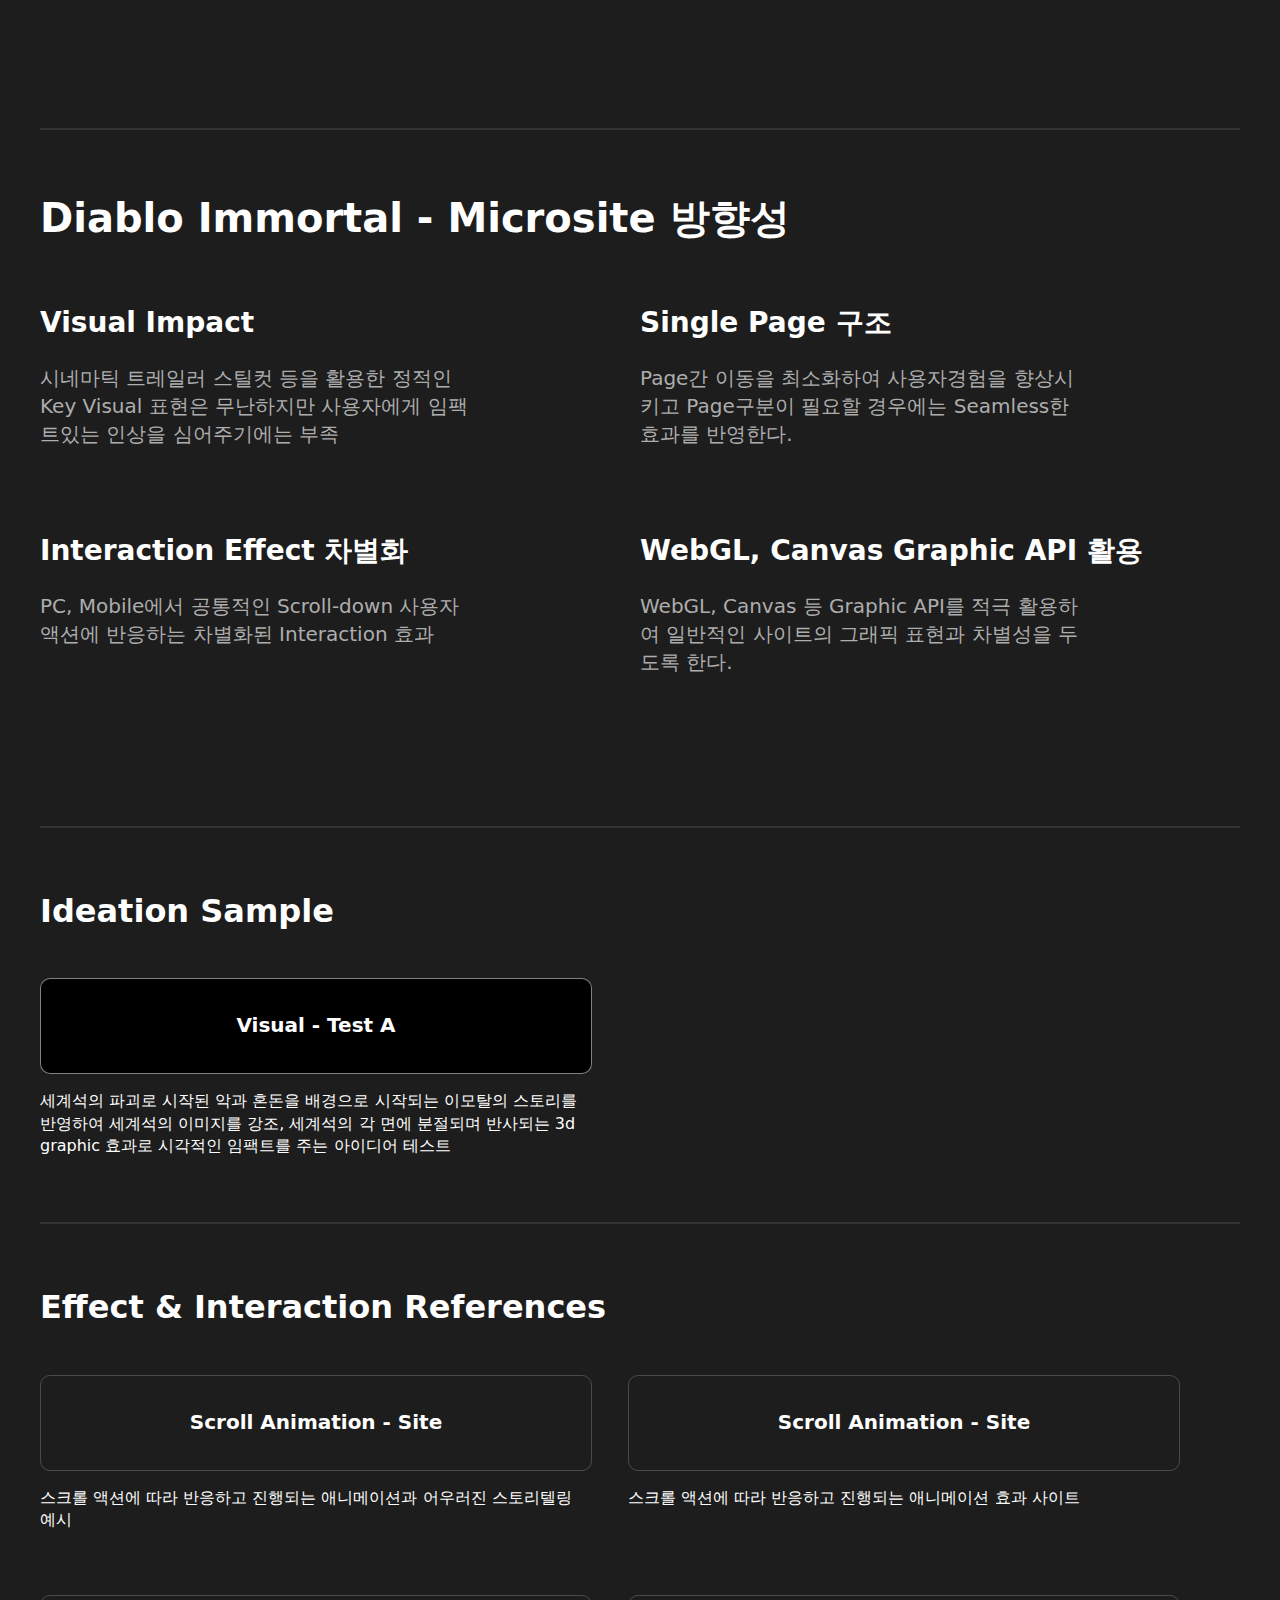
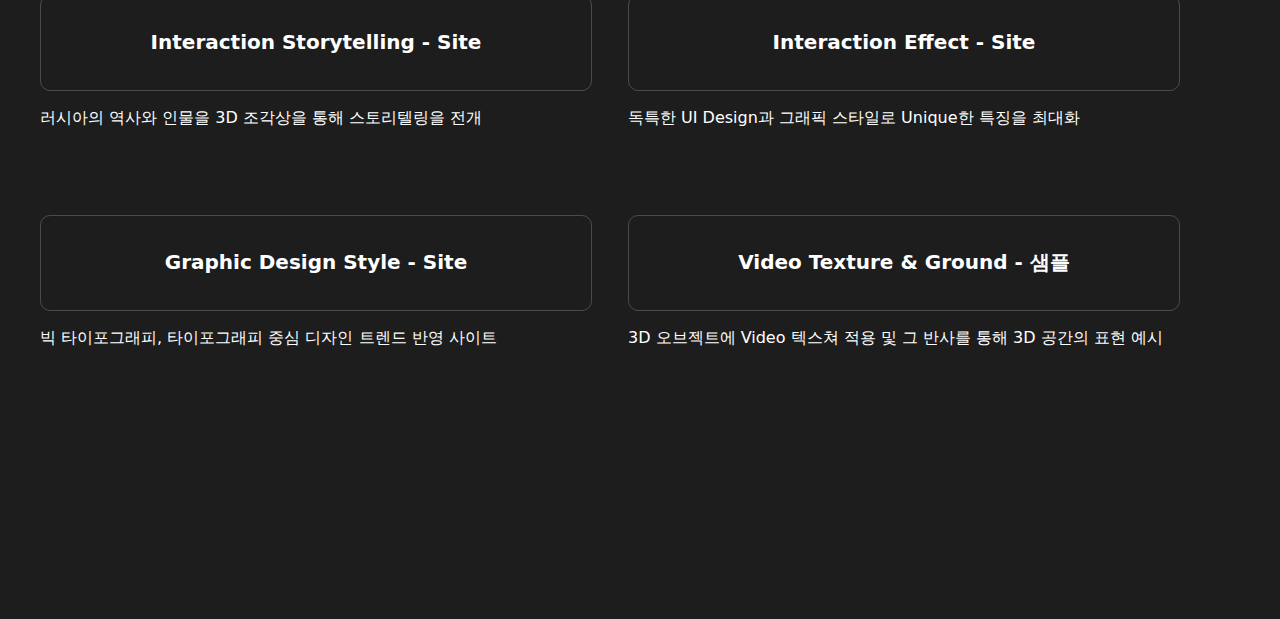
<file: index.html>
<!DOCTYPE html>
<html lang="ko"><head>
<meta http-equiv="content-type" content="text/html; charset=UTF-8">
    <meta charset="utf-8">
    <meta name="viewport" content="width=device-width, initial-scale=1.0">
    <title>Diablo Immortal</title>

    <link href="./scss/common.css" rel="stylesheet">
    <link href="./scss/index.css" rel="stylesheet">

</head>

<body class="index-body">
    <div class="wrap-index">
        
        <section class="section-wrap top-border">
            <h1>Diablo Immortal - Microsite 방향성</h1>
            <div class="feature-block">
                <h3>Visual Impact</h3>
                <p>시네마틱 트레일러 스틸컷 등을 활용한 정적인 Key Visual 표현은 무난하지만 사용자에게 임팩트있는 인상을 심어주기에는 부족</p>
            </div>
            <div class="feature-block">
                <h3>Single Page 구조</h3>
                <p>Page간 이동을 최소화하여 사용자경험을 향상시키고 Page구분이 필요할 경우에는 Seamless한 효과를 반영한다.</p>
            </div>
            <div class="feature-block">
                <h3>Interaction Effect 차별화</h3>
                <p>PC, Mobile에서 공통적인 Scroll-down 사용자 액션에 반응하는 차별화된 Interaction 효과</p>
            </div>
            <div class="feature-block">
                <h3>WebGL, Canvas Graphic API 활용</h3>
                <p>WebGL, Canvas 등 Graphic API를 적극 활용하여 일반적인 사이트의 그래픽 표현과 차별성을 두도록 한다.</p>
            </div>
        </section>

        <section class="section-wrap top-border">

            <h2>Ideation Sample</h2>
            <div class="test-sample-wrap">
                <a href="pages/sample_a.html" target="_new" class="link-test">Visual - Test A</a>
                <p>
                    세계석의 파괴로 시작된 악과 혼돈을 배경으로 시작되는 이모탈의 스토리를 반영하여 세계석의 이미지를 강조, 
                    세계석의 각 면에 분절되며 반사되는 3d graphic 효과로 시각적인 임팩트를 주는 아이디어 테스트
                </p>
            </div>
            
        </section>

        <section class="section-wrap top-border">

            <h2>Effect & Interaction References</h2>
            <div class="test-sample-wrap">
                <a href="https://superlist.com/" target="_new" class="link-test sample">Scroll Animation - Site</a>
                <p>
                    스크롤 액션에 따라 반응하고 진행되는 애니메이션과 어우러진 스토리텔링 예시
                </p>
            </div>
            
            <div class="test-sample-wrap">
                <a href="https://fcxv.fabiennechapot.com/" target="_new" class="link-test sample">Scroll Animation - Site</a>
                <p>
                    스크롤 액션에 따라 반응하고 진행되는 애니메이션 효과 사이트
                </p>
            </div>
            <div class="test-sample-wrap">
                <a href="https://gigarama.ru/russianpanteon/en/" target="_new" class="link-test sample">Interaction Storytelling - Site</a>
                <p>
                    러시아의 역사와 인물을 3D 조각상을 통해 스토리텔링을 전개
                </p>
            </div>

            <div class="test-sample-wrap">
                <a href="https://patrappa.wtf/" target="_new" class="link-test sample">Interaction Effect - Site</a>
                <p>
                    독특한 UI Design과 그래픽 스타일로 Unique한 특징을 최대화
                </p>
            </div>

            <div class="test-sample-wrap">
                <a href="https://rumfoords.com/" target="_new" class="link-test sample">Graphic Design Style - Site</a>
                <p>
                    빅 타이포그래피, 타이포그래피 중심 디자인 트렌드 반영 사이트
                </p>
            </div>

            <div class="test-sample-wrap">
                <a href="https://codesandbox.io/s/ground-reflections-and-video-textures-bfplr" target="_new" class="link-test sample">Video Texture & Ground - 샘플</a>
                <p>
                    3D 오브젝트에 Video 텍스쳐 적용 및 그 반사를 통해 3D 공간의 표현 예시
                </p>
            </div>
            
        </section>

        

    </div>

</body>
</html>
</file>
<file: scss/common.css>
*,
*::before,
*::after {
  -webkit-box-sizing: border-box;
          box-sizing: border-box;
}

body {
  margin: 0;
  font-family: system-ui, -apple-system, "Segoe UI", Roboto, "Helvetica Neue", Arial, "Noto Sans", sans-serif, "Apple Color Emoji", "Segoe UI Emoji", "Segoe UI Symbol", "Noto Color Emoji";
  font-size: 1rem;
  font-weight: 400;
  line-height: 1.4;
  color: #212529;
  text-align: left;
  background-color: #fff;
  -webkit-text-size-adjust: 100%;
  -webkit-tap-highlight-color: rgba(0, 0, 0, 0);
}

[tabindex="-1"]:focus:not(:focus-visible) {
  outline: 0 !important;
}

main {
  display: block;
}

hr {
  margin: 1rem 0;
  color: #dee2e6;
  background-color: #dee2e6;
  border: 0;
  opacity: 0.25;
}

pre {
  font-family: SFMono-Regular, Menlo, Monaco, Consolas, "Liberation Mono", "Courier New", monospace;
  font-size: 1rem;
}

h1, h2, h3, h4, h5, h6 {
  margin-top: 0;
  margin-bottom: 0.5rem;
  font-weight: 700;
  line-height: 1.2;
}

h1 {
  font-size: 2.5rem;
}

h2 {
  font-size: 2rem;
}

h3 {
  font-size: 1.75rem;
}

h4 {
  font-size: 1.5rem;
}

h5 {
  font-size: 1.25rem;
}

h6 {
  font-size: 1rem;
}

p {
  margin-top: 0;
  margin-bottom: 1rem;
}

abbr[title],
abbr[data-original-title] {
  text-decoration: underline;
  -webkit-text-decoration: underline dotted;
          text-decoration: underline dotted;
  cursor: help;
  text-decoration-skip-ink: none;
}

address {
  margin-bottom: 1rem;
  font-style: normal;
  line-height: inherit;
}

ol, ul {
  padding-left: 0;
}

ol, ul, dl {
  margin-top: 0;
  margin-bottom: 1rem;
}

ol ol, ul ul, ol ul, ul ol {
  margin-bottom: 0;
}

dt {
  font-weight: 400;
}

dd {
  margin-bottom: .5rem;
  margin-left: 0;
}

li {
  list-style: none;
}

blockquote {
  margin: 0 0 1rem;
}

b,
strong {
  font-weight: bolder;
}

small {
  font-size: 0.875rem;
}

mark {
  padding: 0.2em;
  background-color: #fcf8e3;
}

sub,
sup {
  position: relative;
  font-size: 0.75em;
  line-height: 0;
  vertical-align: baseline;
}

sub {
  bottom: -.25em;
}

sup {
  top: -.5em;
}

a {
  color: #212529;
  text-decoration: none;
}

a:hover {
  color: black;
}

a:not([href]):not([class]), a:not([href]):not([class]):hover {
  color: inherit;
  text-decoration: none;
}

figure {
  margin: 0 0 1rem;
}

img,
svg {
  vertical-align: middle;
}

table {
  caption-side: bottom;
  border-collapse: collapse;
}

caption {
  padding-top: 0.5rem;
  padding-bottom: 0.5rem;
  color: #6c757d;
  text-align: left;
}

th {
  text-align: inherit;
  text-align: -webkit-match-parent;
}

thead,
tbody,
tfoot,
tr,
td,
th {
  border-color: inherit;
  border-style: solid;
  border-width: 0;
}

label {
  display: inline-block;
}

button {
  border-radius: 0;
}

button:focus {
  outline: 1px dotted;
  outline: 5px auto -webkit-focus-ring-color;
}

input,
button,
select,
optgroup,
textarea {
  margin: 0;
  font-family: inherit;
  font-size: inherit;
  line-height: inherit;
}

button,
input {
  overflow: visible;
}

button,
select {
  text-transform: none;
}

[role="button"] {
  cursor: pointer;
}

select {
  word-wrap: normal;
}

[list]::-webkit-calendar-picker-indicator {
  display: none;
}

button,
[type="button"],
[type="reset"],
[type="submit"] {
  -webkit-appearance: button;
  cursor: pointer;
}

::-moz-focus-inner {
  padding: 0;
  border-style: none;
}

textarea {
  resize: vertical;
}

fieldset {
  min-width: 0;
  padding: 0;
  margin: 0;
  border: 0;
}

legend {
  float: left;
  width: 100%;
  padding: 0;
  margin-bottom: 0.5rem;
  font-size: 1.5rem;
  line-height: inherit;
  white-space: normal;
}

legend + * {
  clear: left;
}

::-webkit-datetime-edit-fields-wrapper,
::-webkit-datetime-edit-text,
::-webkit-datetime-edit-minute,
::-webkit-datetime-edit-hour-field,
::-webkit-datetime-edit-day-field,
::-webkit-datetime-edit-month-field,
::-webkit-datetime-edit-year-field {
  padding: 0;
}

::-webkit-inner-spin-button {
  height: auto;
}

[type="search"] {
  outline-offset: -2px;
  -webkit-appearance: textfield;
}

::-webkit-search-decoration {
  -webkit-appearance: none;
}

::-webkit-color-swatch-wrapper {
  padding: 0;
}

::-webkit-file-upload-button {
  font: inherit;
  -webkit-appearance: button;
}

output {
  display: inline-block;
}

iframe {
  border: 0;
}

summary {
  display: list-item;
  cursor: pointer;
}

progress {
  vertical-align: baseline;
}

[hidden] {
  display: none !important;
}

details {
  display: block;
}

template {
  display: none;
}
</file>
<file: scss/index.css>
.index-body {
  background-color: #1d1d1d;
  color: #fff;
}

.wrap-index {
  width: 100%;
  max-width: 1200px;
  margin: 8rem auto 10rem auto;
  display: -webkit-box;
  display: -ms-flexbox;
  display: flex;
  -webkit-box-orient: vertical;
  -webkit-box-direction: normal;
      -ms-flex-direction: column;
          flex-direction: column;
}

.wrap-index .section-wrap {
  width: 100%;
  clear: both;
  padding-top: 4rem;
  margin-bottom: 4rem;
}

.wrap-index .section-wrap::before, .wrap-index .section-wrap::after {
  content: '';
  display: block;
  clear: both;
}

.wrap-index .section-wrap.top-border {
  border-top: solid 2px #333331;
}

.wrap-index .section-wrap .feature-block {
  width: calc(50% - 3rem);
  margin-right: 3rem;
  float: left;
  margin-bottom: 3rem;
  height: 180px;
}

.wrap-index .section-wrap .feature-block p {
  font-size: 1.25rem;
  color: #adadad;
  margin-top: 1.5rem;
  width: 80%;
}

.wrap-index .section-wrap h1 {
  margin-bottom: 4rem;
}

.wrap-index .section-wrap a {
  color: #fff;
  font-size: 1.25rem;
  font-weight: bold;
  text-decoration: underline;
}

.wrap-index .section-wrap .test-sample-wrap {
  width: 46%;
  display: block;
  margin-right: 3%;
  height: 220px;
  float: left;
}

.wrap-index .section-wrap .test-sample-wrap p {
  margin: 1rem 0 1rem 0;
}

.wrap-index .section-wrap .test-sample-wrap p a {
  font-size: 1rem;
  font-weight: normal;
}

.wrap-index .section-wrap .link-test {
  width: 100%;
  height: 6rem;
  border: solid 1px rgba(255, 255, 255, 0.5);
  padding: 2rem;
  text-align: center;
  border-radius: 10px;
  margin-top: 2.5rem;
  display: inline-block;
  text-decoration: none;
  background-color: #000;
}

.wrap-index .section-wrap .link-test:hover {
  background-color: #443725;
}

.wrap-index .section-wrap .link-test.sample {
  background-color: transparent;
  border: solid 1px rgba(255, 255, 255, 0.2);
}

.wrap-index .section-wrap .link-sample {
  padding: 1rem;
}

.wrap-index .section-wrap img {
  max-width: 100%;
}

.wrap-index .section-wrap .btn-wrap {
  width: 100%;
  display: -webkit-box;
  display: -ms-flexbox;
  display: flex;
  margin: 3rem 0;
}

.wrap-index .section-wrap .btn-wrap .btn {
  width: 384px;
  margin-right: 24px;
}

.wrap-index .section-wrap .sub-link {
  position: relative;
  width: 100%;
  max-width: 1200px;
  margin: 0 auto;
  border-top: 2px solid #000;
  padding: 4rem 0 4rem;
  margin-top: 6rem;
  display: -webkit-box;
  display: -ms-flexbox;
  display: flex;
  -ms-flex-wrap: wrap;
      flex-wrap: wrap;
}

.wrap-index .section-wrap .sub-link h2 {
  width: 100%;
  margin-bottom: 2rem;
}

.wrap-index .section-wrap .sub-link a {
  width: 31%;
  margin: 1rem 0;
  border: 1px solid #000;
  padding: 1rem 2rem 1rem 2rem;
  font-size: 22px;
  border-radius: 0.25rem;
  margin-right: 1rem;
}
</file>
